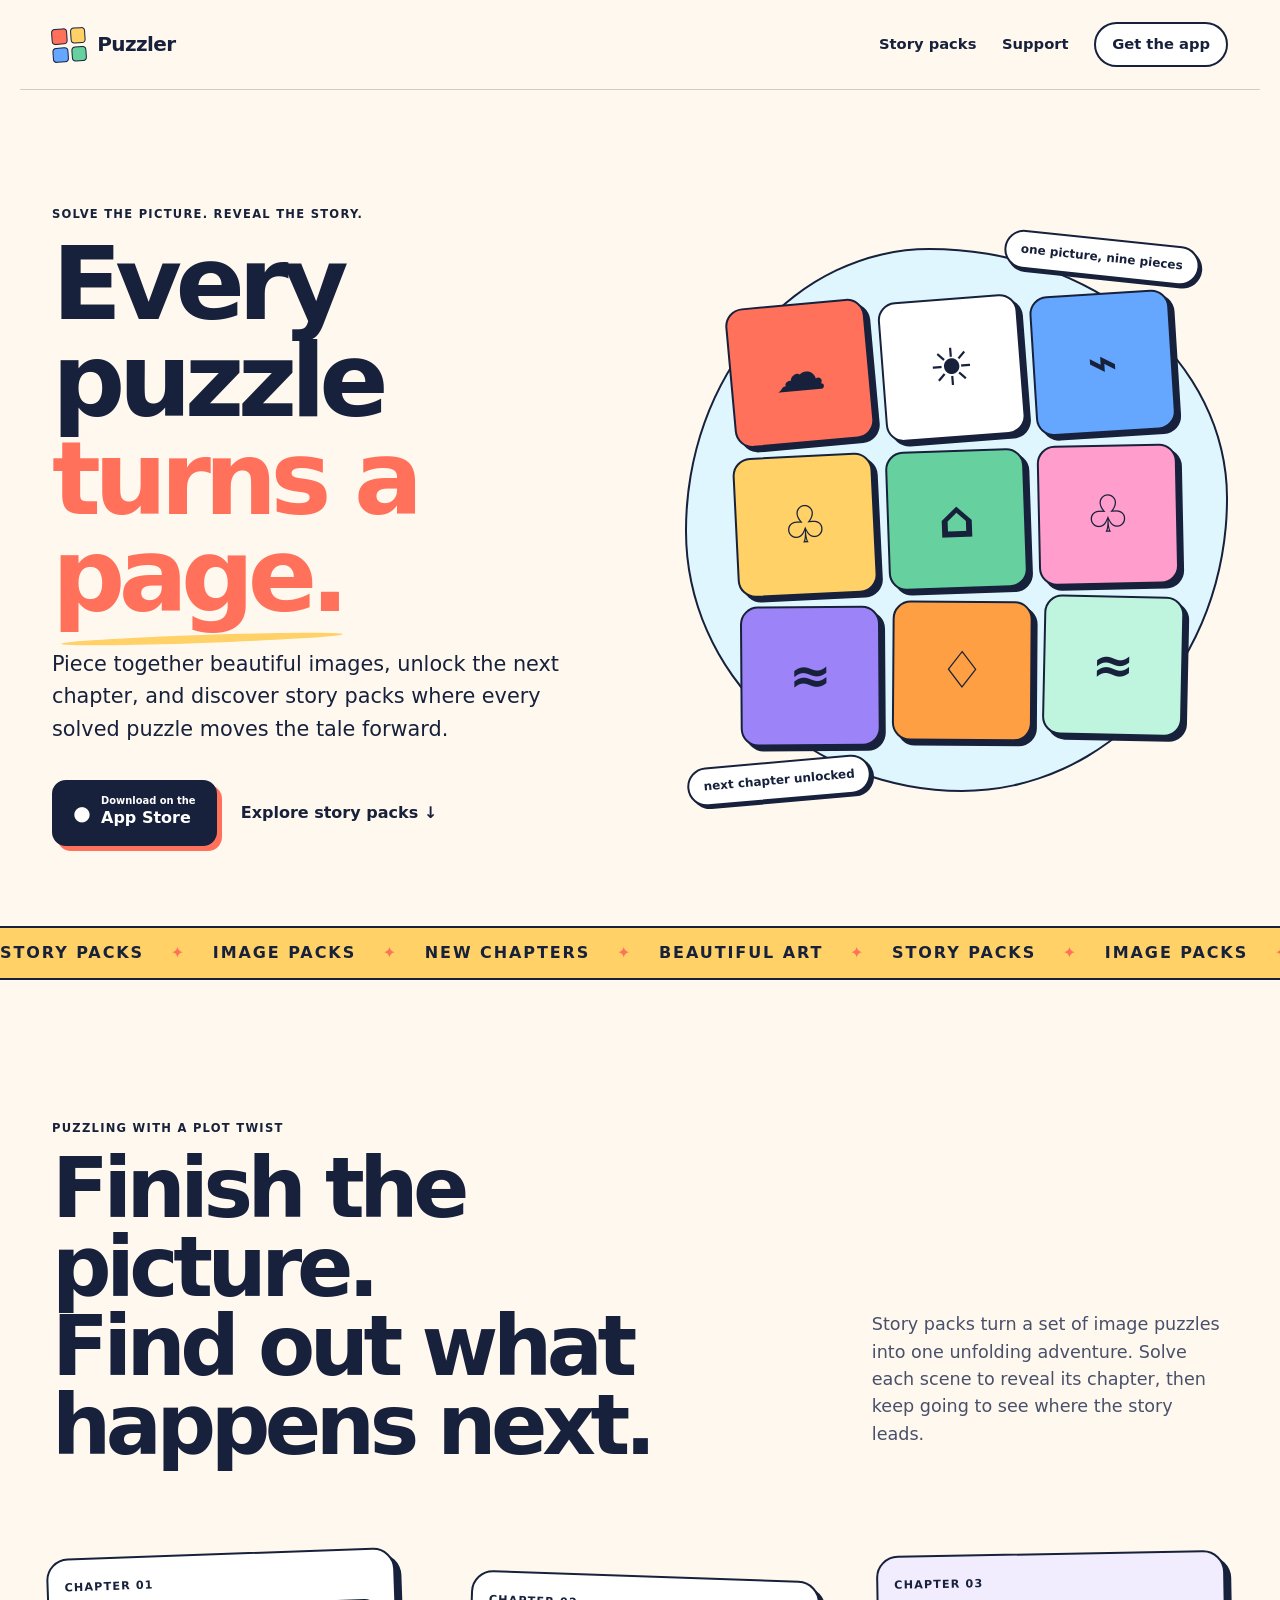
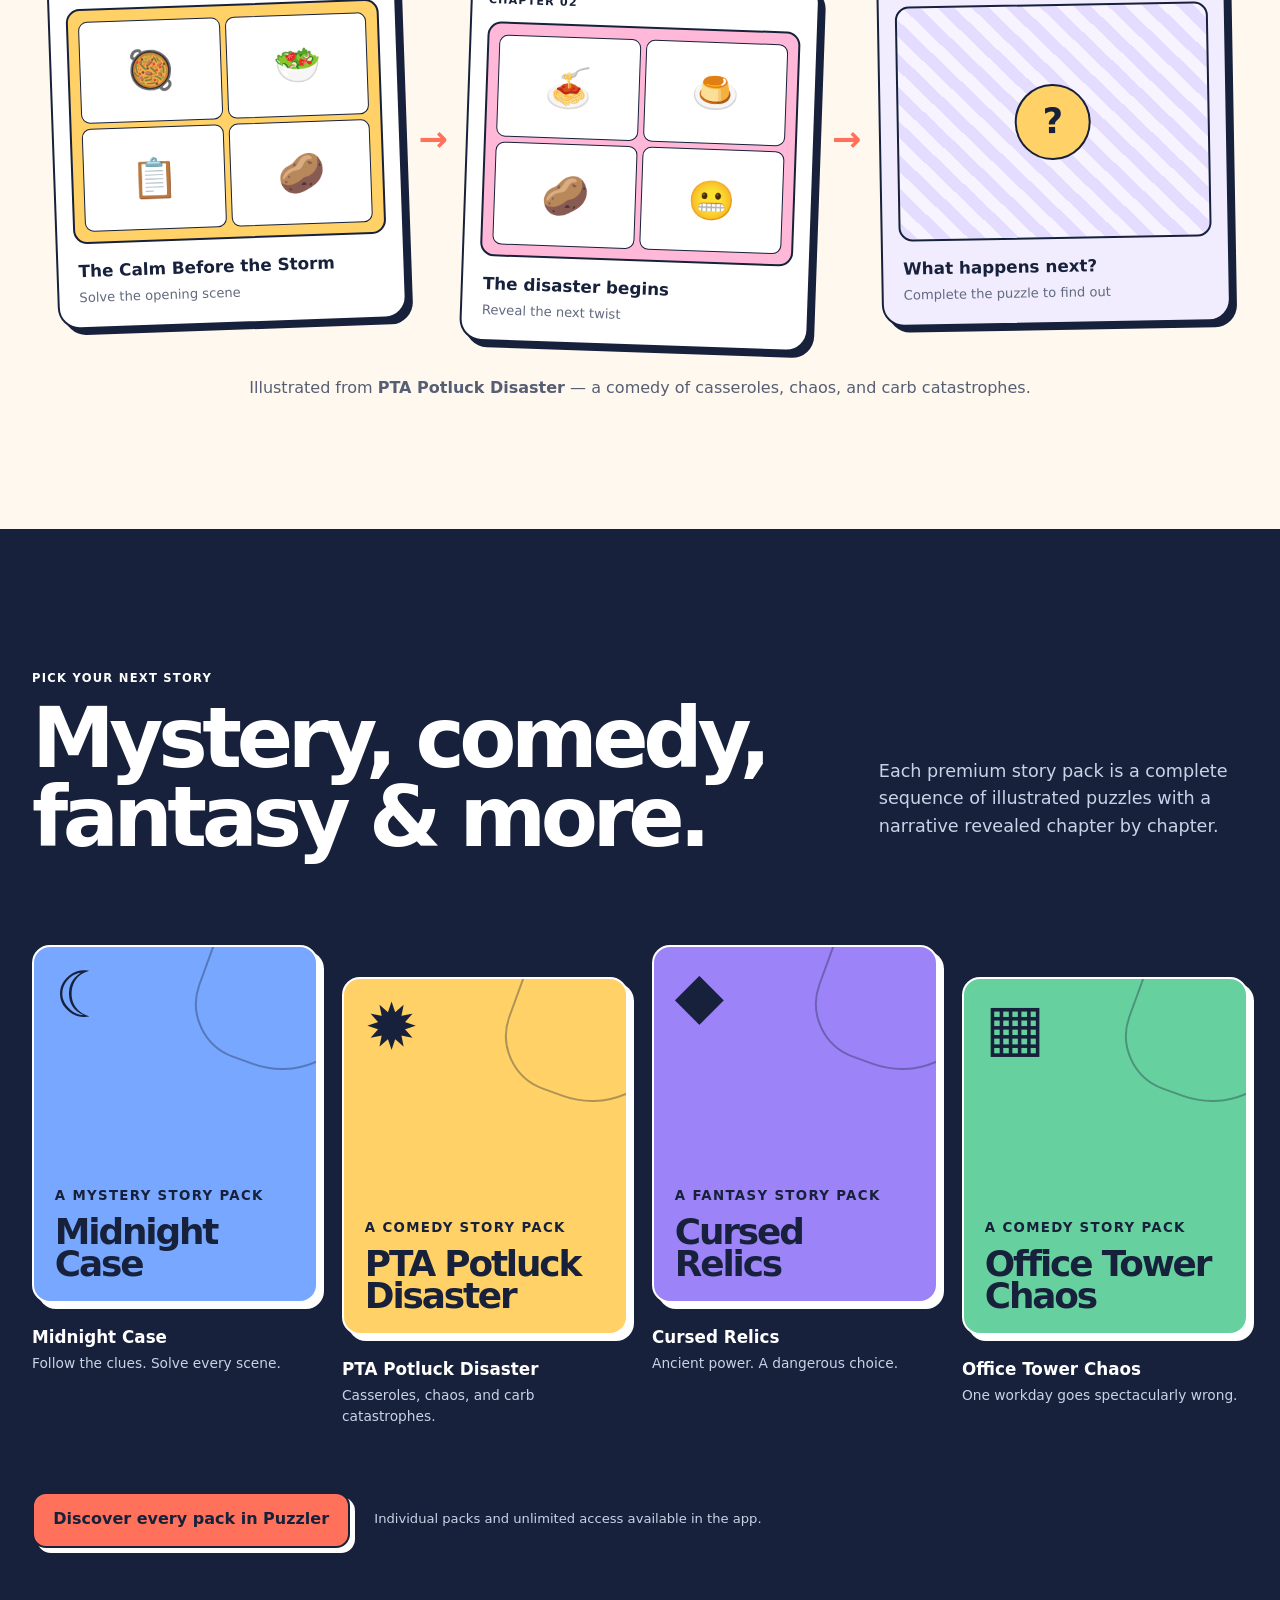
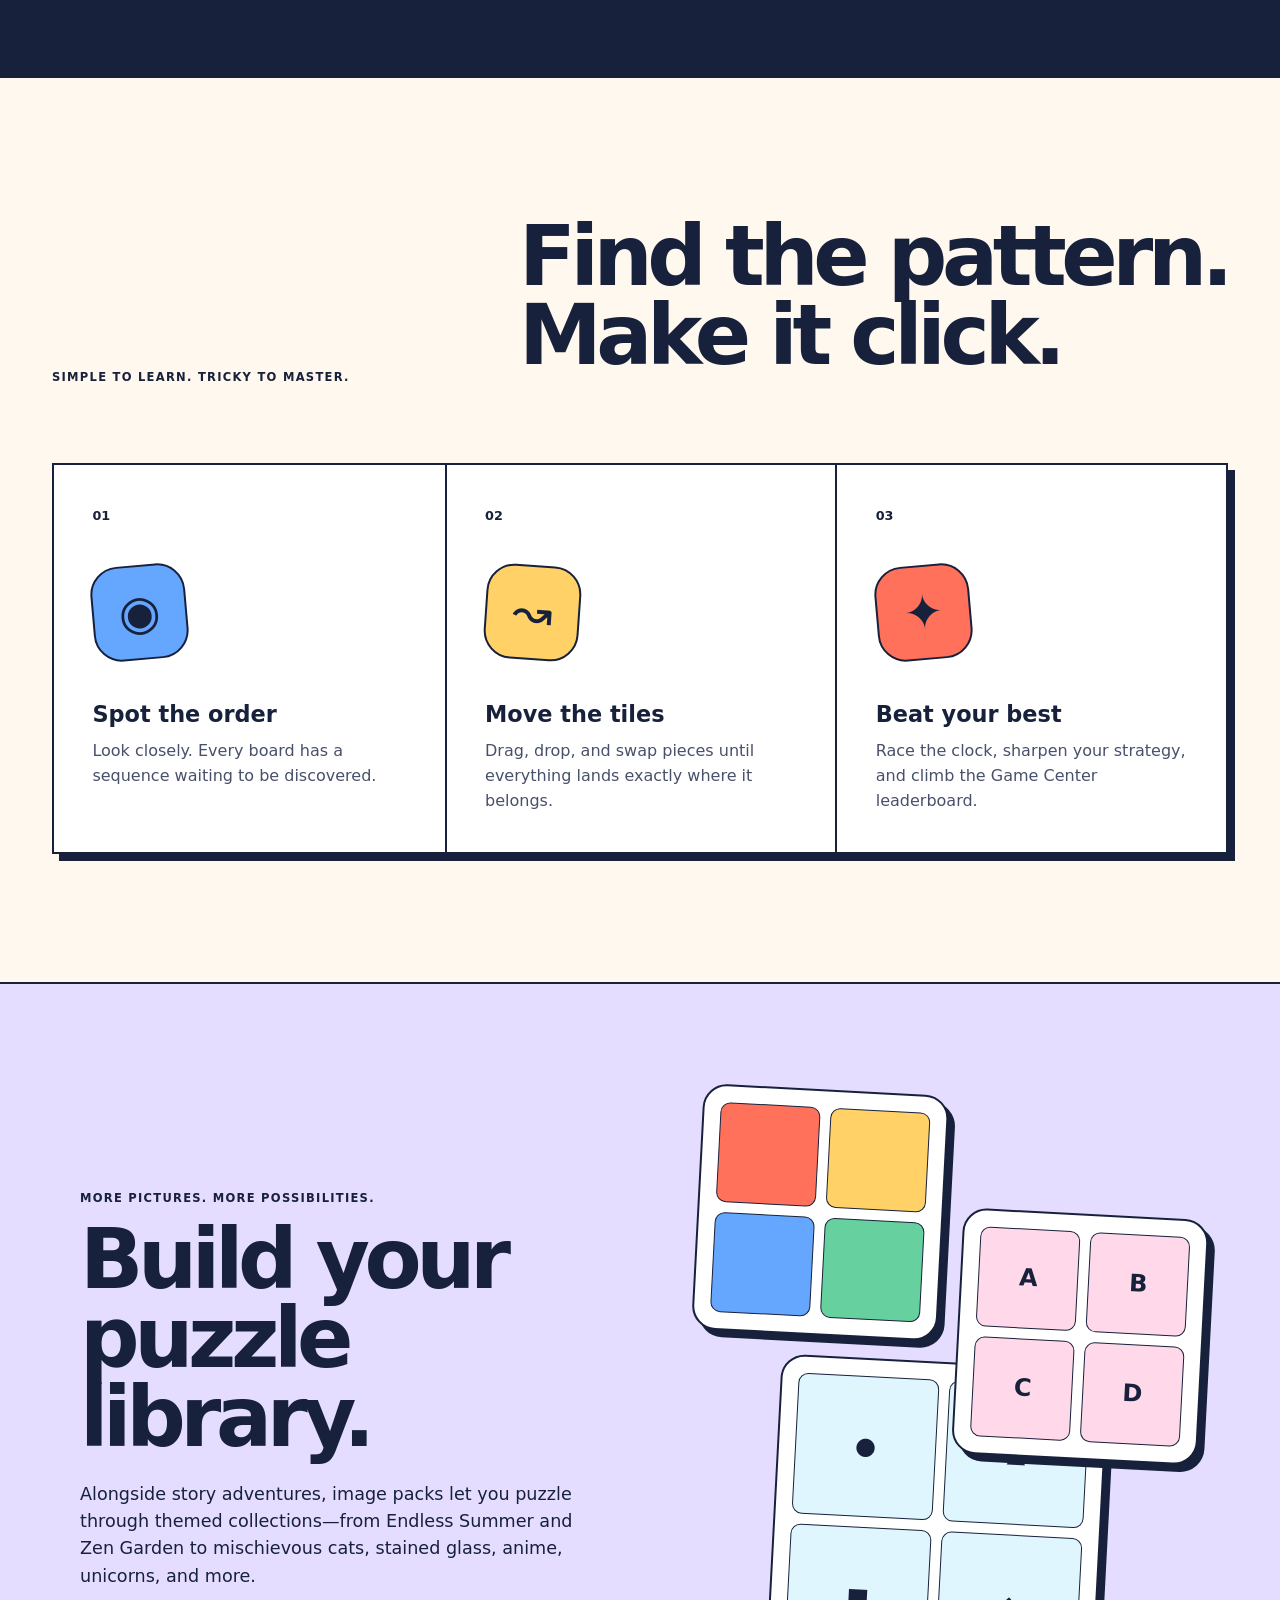
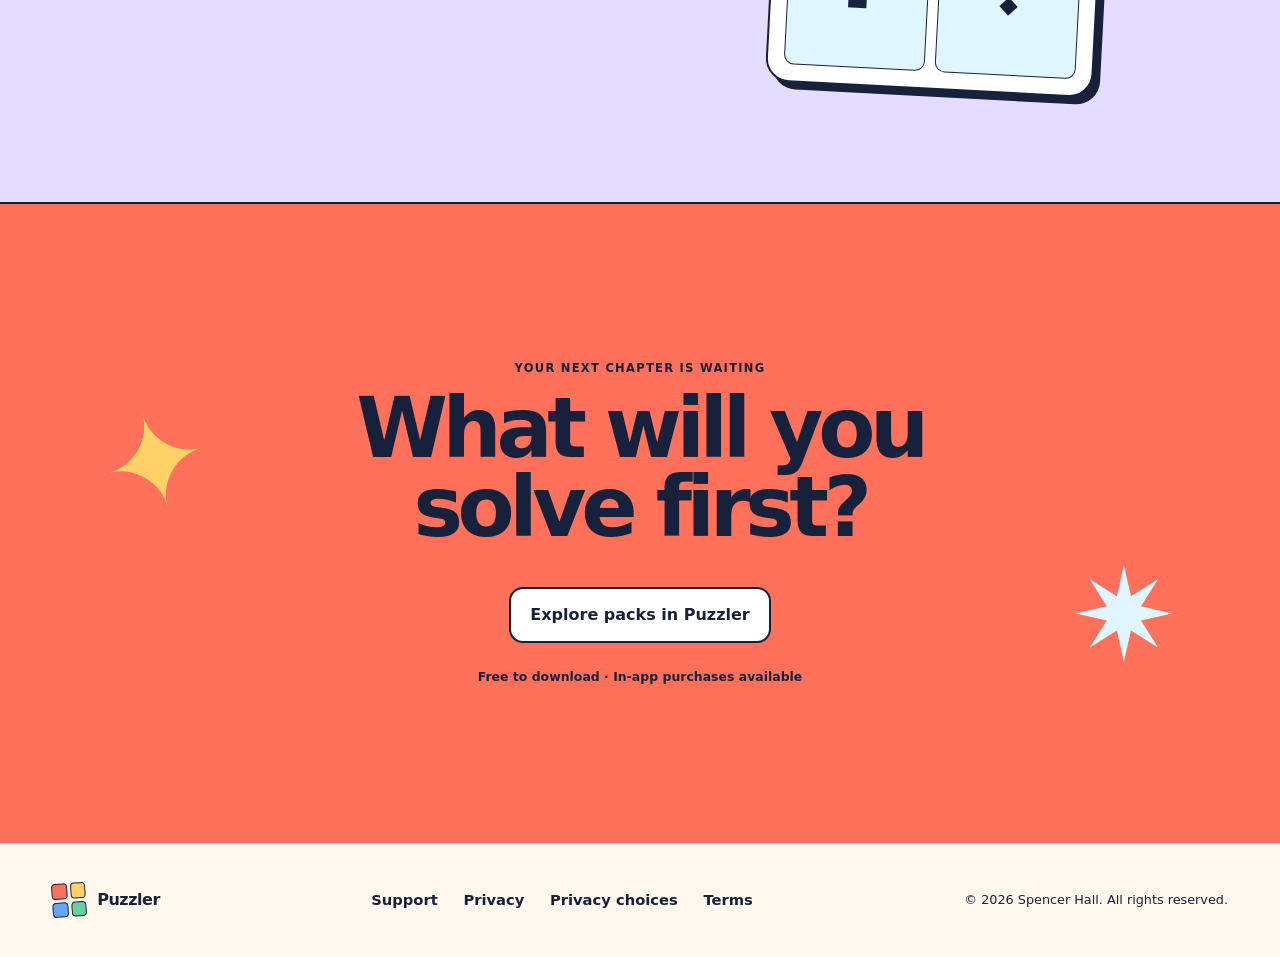
<file: index.html>
<!doctype html>
<html lang="en">
<head>
    <meta charset="utf-8">
    <meta name="viewport" content="width=device-width, initial-scale=1">
    <meta name="description" content="Puzzler is a colorful tile-sorting puzzle game for iPhone and iPad.">
    <meta name="theme-color" content="#fff8ee">
    <title>Puzzler — Sort and Match Tiles</title>
    <link rel="stylesheet" href="styles.css?v=20261027-2">
    <script src="script.js?v=20261027-2" defer></script>
</head>
<body>
    <a class="skip-link" href="#main">Skip to content</a>
    <header class="site-header">
        <a class="brand" href="index.html" aria-label="Puzzler home">
            <span class="brand-mark" aria-hidden="true"><i></i><i></i><i></i><i></i></span>
            <span>Puzzler</span>
        </a>
        <nav aria-label="Primary navigation">
            <a href="#story-packs">Story packs</a>
            <a href="support.html">Support</a>
            <a class="nav-cta" href="https://apps.apple.com/us/app/puzzler-sort-and-match-tiles/id6749650992">Get the app</a>
        </nav>
    </header>

    <main id="main">
        <section class="hero">
            <div class="hero-copy reveal">
                <p class="eyebrow">Solve the picture. Reveal the story.</p>
                <h1>Every puzzle<br><em>turns a page.</em></h1>
                <p class="hero-text">Piece together beautiful images, unlock the next chapter, and discover story packs where every solved puzzle moves the tale forward.</p>
                <div class="hero-actions">
                    <a class="button button-primary" href="https://apps.apple.com/us/app/puzzler-sort-and-match-tiles/id6749650992">
                        <span class="apple" aria-hidden="true">●</span>
                        <span><small>Download on the</small>App Store</span>
                    </a>
                    <a class="text-link" href="#story-packs">Explore story packs <span aria-hidden="true">↓</span></a>
                </div>
            </div>

            <div class="puzzle-stage image-puzzle-stage reveal" aria-label="An animated example of an image puzzle being sorted into order">
                <div class="stage-note note-top">one picture, nine pieces</div>
                <div class="tile-grid" aria-hidden="true">
                    <div class="tile tile-coral" style="--i: 0">☁</div>
                    <div class="tile tile-cream" style="--i: 1">☀</div>
                    <div class="tile tile-blue" style="--i: 2">⌁</div>
                    <div class="tile tile-yellow" style="--i: 3">♧</div>
                    <div class="tile tile-green" style="--i: 4">⌂</div>
                    <div class="tile tile-pink" style="--i: 5">♧</div>
                    <div class="tile tile-violet" style="--i: 6">≈</div>
                    <div class="tile tile-orange" style="--i: 7">♢</div>
                    <div class="tile tile-mint" style="--i: 8">≈</div>
                </div>
                <div class="stage-note note-bottom">next chapter unlocked</div>
            </div>
        </section>

        <section class="ticker" aria-label="Game highlights">
            <div>STORY PACKS <b>✦</b> IMAGE PACKS <b>✦</b> NEW CHAPTERS <b>✦</b> BEAUTIFUL ART <b>✦</b> STORY PACKS <b>✦</b> IMAGE PACKS <b>✦</b></div>
        </section>

        <section class="story-feature" id="story-packs">
            <div class="story-heading reveal">
                <div>
                    <p class="eyebrow">Puzzling with a plot twist</p>
                    <h2>Finish the picture.<br>Find out what happens next.</h2>
                </div>
                <p>Story packs turn a set of image puzzles into one unfolding adventure. Solve each scene to reveal its chapter, then keep going to see where the story leads.</p>
            </div>
            <div class="story-demo reveal" aria-label="Illustration showing three chapters of a story pack">
                <article class="chapter chapter-one">
                    <span class="chapter-count">Chapter 01</span>
                    <div class="chapter-art cafeteria-art" aria-hidden="true"><i>🥘</i><i>🥗</i><i>📋</i><i>🥔</i></div>
                    <div class="chapter-copy"><strong>The Calm Before the Storm</strong><span>Solve the opening scene</span></div>
                </article>
                <span class="story-arrow" aria-hidden="true">→</span>
                <article class="chapter chapter-two">
                    <span class="chapter-count">Chapter 02</span>
                    <div class="chapter-art jello-art" aria-hidden="true"><i>🍝</i><i>🍮</i><i>🥔</i><i>😬</i></div>
                    <div class="chapter-copy"><strong>The disaster begins</strong><span>Reveal the next twist</span></div>
                </article>
                <span class="story-arrow" aria-hidden="true">→</span>
                <article class="chapter chapter-three locked-chapter">
                    <span class="chapter-count">Chapter 03</span>
                    <div class="chapter-art" aria-hidden="true"><span class="lock">?</span></div>
                    <div class="chapter-copy"><strong>What happens next?</strong><span>Complete the puzzle to find out</span></div>
                </article>
            </div>
            <p class="demo-caption reveal">Illustrated from <strong>PTA Potluck Disaster</strong> — a comedy of casseroles, chaos, and carb catastrophes.</p>
        </section>

        <section class="pack-shelf">
            <div class="pack-shelf-heading reveal">
                <div><p class="eyebrow">Pick your next story</p><h2>Mystery, comedy,<br>fantasy &amp; more.</h2></div>
                <p>Each premium story pack is a complete sequence of illustrated puzzles with a narrative revealed chapter by chapter.</p>
            </div>
            <div class="pack-grid">
                <article class="pack-card pack-midnight reveal"><div class="pack-cover"><span class="cover-symbol">☾</span><small>A mystery story pack</small><strong>Midnight<br>Case</strong></div><h3>Midnight Case</h3><p>Follow the clues. Solve every scene.</p></article>
                <article class="pack-card pack-potluck reveal"><div class="pack-cover"><span class="cover-symbol">✹</span><small>A comedy story pack</small><strong>PTA Potluck<br>Disaster</strong></div><h3>PTA Potluck Disaster</h3><p>Casseroles, chaos, and carb catastrophes.</p></article>
                <article class="pack-card pack-relics reveal"><div class="pack-cover"><span class="cover-symbol">◆</span><small>A fantasy story pack</small><strong>Cursed<br>Relics</strong></div><h3>Cursed Relics</h3><p>Ancient power. A dangerous choice.</p></article>
                <article class="pack-card pack-office reveal"><div class="pack-cover"><span class="cover-symbol">▦</span><small>A comedy story pack</small><strong>Office Tower<br>Chaos</strong></div><h3>Office Tower Chaos</h3><p>One workday goes spectacularly wrong.</p></article>
            </div>
            <div class="pack-cta reveal"><a class="button button-primary" href="https://apps.apple.com/us/app/puzzler-sort-and-match-tiles/id6749650992">Discover every pack in Puzzler</a><span>Individual packs and unlimited access available in the app.</span></div>
        </section>

        <section class="how" id="how-it-works">
            <div class="section-heading reveal">
                <p class="eyebrow">Simple to learn. Tricky to master.</p>
                <h2>Find the pattern.<br>Make it click.</h2>
            </div>
            <div class="steps">
                <article class="step reveal">
                    <span class="step-number">01</span>
                    <div class="step-icon icon-eye" aria-hidden="true">◉</div>
                    <h3>Spot the order</h3>
                    <p>Look closely. Every board has a sequence waiting to be discovered.</p>
                </article>
                <article class="step reveal">
                    <span class="step-number">02</span>
                    <div class="step-icon icon-hand" aria-hidden="true">↝</div>
                    <h3>Move the tiles</h3>
                    <p>Drag, drop, and swap pieces until everything lands exactly where it belongs.</p>
                </article>
                <article class="step reveal">
                    <span class="step-number">03</span>
                    <div class="step-icon icon-spark" aria-hidden="true">✦</div>
                    <h3>Beat your best</h3>
                    <p>Race the clock, sharpen your strategy, and climb the Game Center leaderboard.</p>
                </article>
            </div>
        </section>

        <section class="variety">
            <div class="variety-card reveal">
                <div>
                    <p class="eyebrow">More pictures. More possibilities.</p>
                    <h2>Build your<br>puzzle library.</h2>
                    <p>Alongside story adventures, image packs let you puzzle through themed collections—from Endless Summer and Zen Garden to mischievous cats, stained glass, anime, unicorns, and more.</p>
                </div>
                <div class="mini-puzzles" aria-hidden="true">
                    <div class="mini mini-colors"><i></i><i></i><i></i><i></i></div>
                    <div class="mini mini-letters"><i>A</i><i>B</i><i>C</i><i>D</i></div>
                    <div class="mini mini-shapes"><i>●</i><i>▲</i><i>■</i><i>◆</i></div>
                </div>
            </div>
        </section>

        <section class="final-cta reveal">
            <span class="burst burst-one" aria-hidden="true">✦</span>
            <span class="burst burst-two" aria-hidden="true">✷</span>
            <p class="eyebrow">Your next chapter is waiting</p>
            <h2>What will you<br>solve first?</h2>
            <a class="button button-light" href="https://apps.apple.com/us/app/puzzler-sort-and-match-tiles/id6749650992">Explore packs in Puzzler</a>
            <p class="fine-print">Free to download · In-app purchases available</p>
        </section>
    </main>

    <footer>
        <a class="brand footer-brand" href="index.html"><span class="brand-mark" aria-hidden="true"><i></i><i></i><i></i><i></i></span><span>Puzzler</span></a>
        <div class="footer-links">
            <a href="support.html">Support</a>
            <a href="privacy.html">Privacy</a>
            <a href="privacy-choices.html">Privacy choices</a>
            <a href="terms.html">Terms</a>
        </div>
        <p>© 2026 Spencer Hall. All rights reserved.</p>
    </footer>
</body>
</html>
</file>
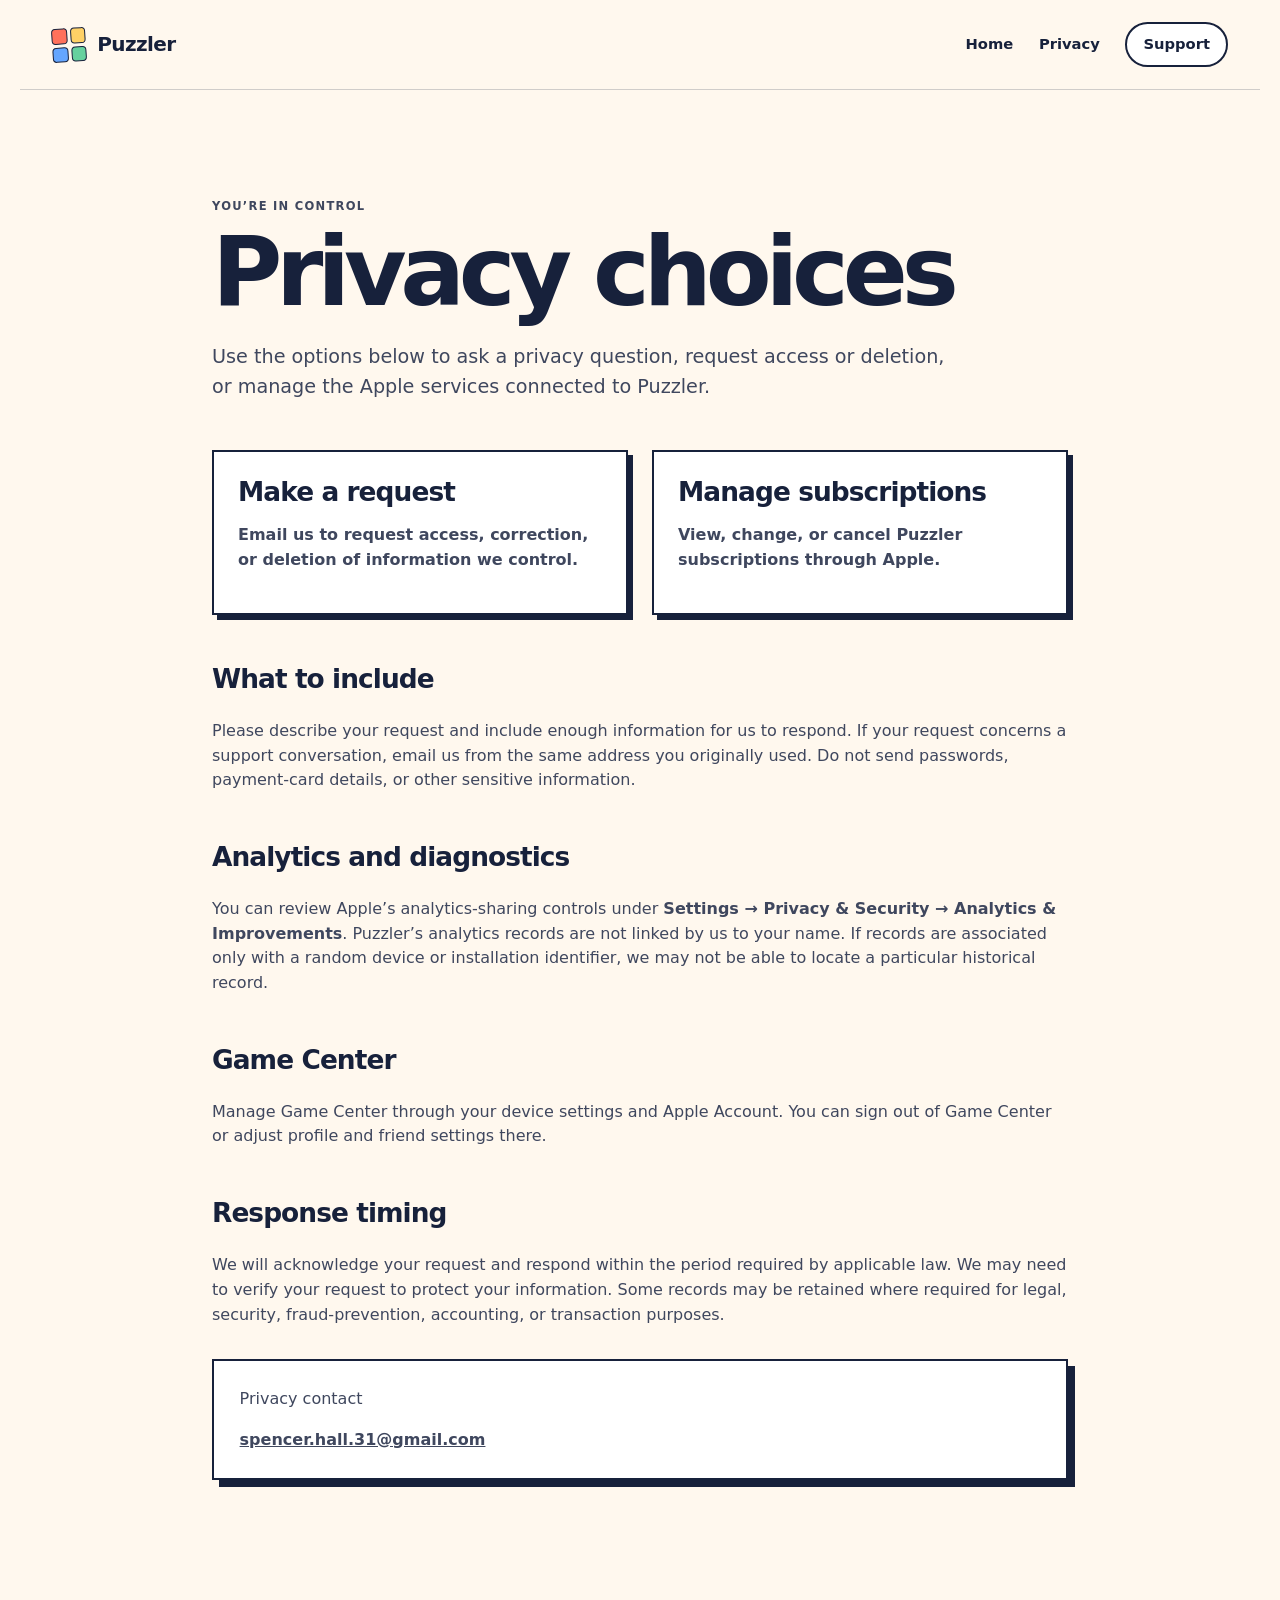
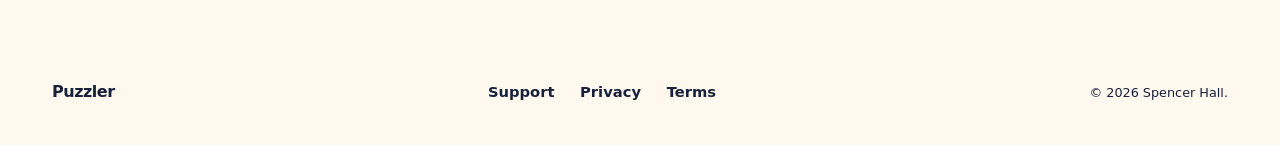
<file: privacy-choices.html>
<!doctype html><html lang="en"><head><meta charset="utf-8"><meta name="viewport" content="width=device-width, initial-scale=1"><meta name="description" content="Manage your Puzzler privacy choices."><title>Privacy Choices — Puzzler</title><link rel="stylesheet" href="styles.css?v=20261027-2"></head><body>
<a class="skip-link" href="#main">Skip to content</a><header class="site-header"><a class="brand" href="index.html"><span class="brand-mark" aria-hidden="true"><i></i><i></i><i></i><i></i></span><span>Puzzler</span></a><nav><a href="index.html">Home</a><a href="privacy.html">Privacy</a><a class="nav-cta" href="support.html">Support</a></nav></header>
<main class="legal-main" id="main"><p class="eyebrow">You’re in control</p><h1>Privacy choices</h1><p class="legal-intro">Use the options below to ask a privacy question, request access or deletion, or manage the Apple services connected to Puzzler.</p>
<div class="support-grid"><a class="support-card" href="mailto:spencer.hall.31@gmail.com?subject=Puzzler%20privacy%20request&amp;body=Please%20describe%20your%20request%20and%20include%20the%20app%20version%20and%20device%20type%20if%20relevant."><h2>Make a request</h2><p>Email us to request access, correction, or deletion of information we control.</p></a><a class="support-card" href="https://support.apple.com/en-us/118428"><h2>Manage subscriptions</h2><p>View, change, or cancel Puzzler subscriptions through Apple.</p></a></div>
<h2>What to include</h2><p>Please describe your request and include enough information for us to respond. If your request concerns a support conversation, email us from the same address you originally used. Do not send passwords, payment-card details, or other sensitive information.</p>
<h2>Analytics and diagnostics</h2><p>You can review Apple’s analytics-sharing controls under <strong>Settings → Privacy &amp; Security → Analytics &amp; Improvements</strong>. Puzzler’s analytics records are not linked by us to your name. If records are associated only with a random device or installation identifier, we may not be able to locate a particular historical record.</p>
<h2>Game Center</h2><p>Manage Game Center through your device settings and Apple Account. You can sign out of Game Center or adjust profile and friend settings there.</p>
<h2>Response timing</h2><p>We will acknowledge your request and respond within the period required by applicable law. We may need to verify your request to protect your information. Some records may be retained where required for legal, security, fraud-prevention, accounting, or transaction purposes.</p>
<div class="info-card"><p>Privacy contact</p><p><a href="mailto:spencer.hall.31@gmail.com?subject=Puzzler%20privacy%20request">spencer.hall.31@gmail.com</a></p></div></main>
<footer><a class="brand footer-brand" href="index.html">Puzzler</a><div class="footer-links"><a href="support.html">Support</a><a href="privacy.html">Privacy</a><a href="terms.html">Terms</a></div><p>© 2026 Spencer Hall.</p></footer></body></html>
</file>
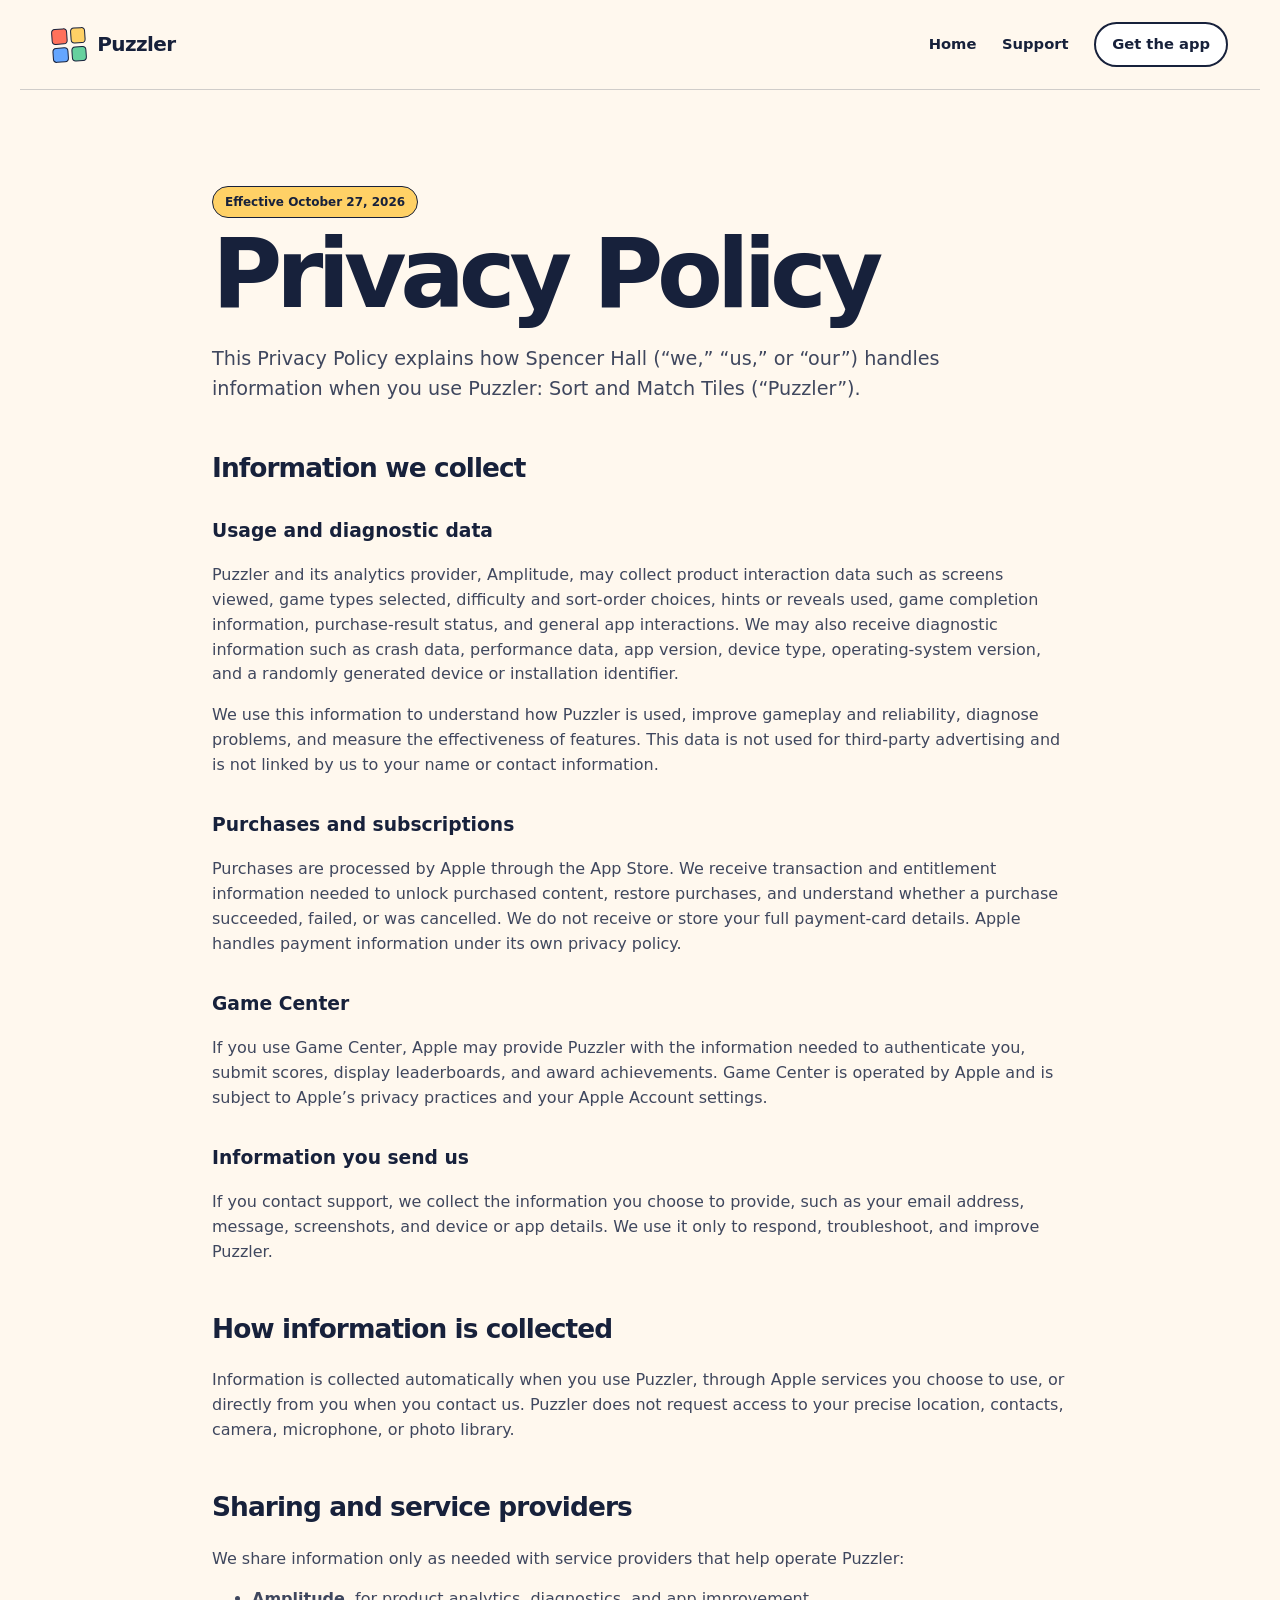
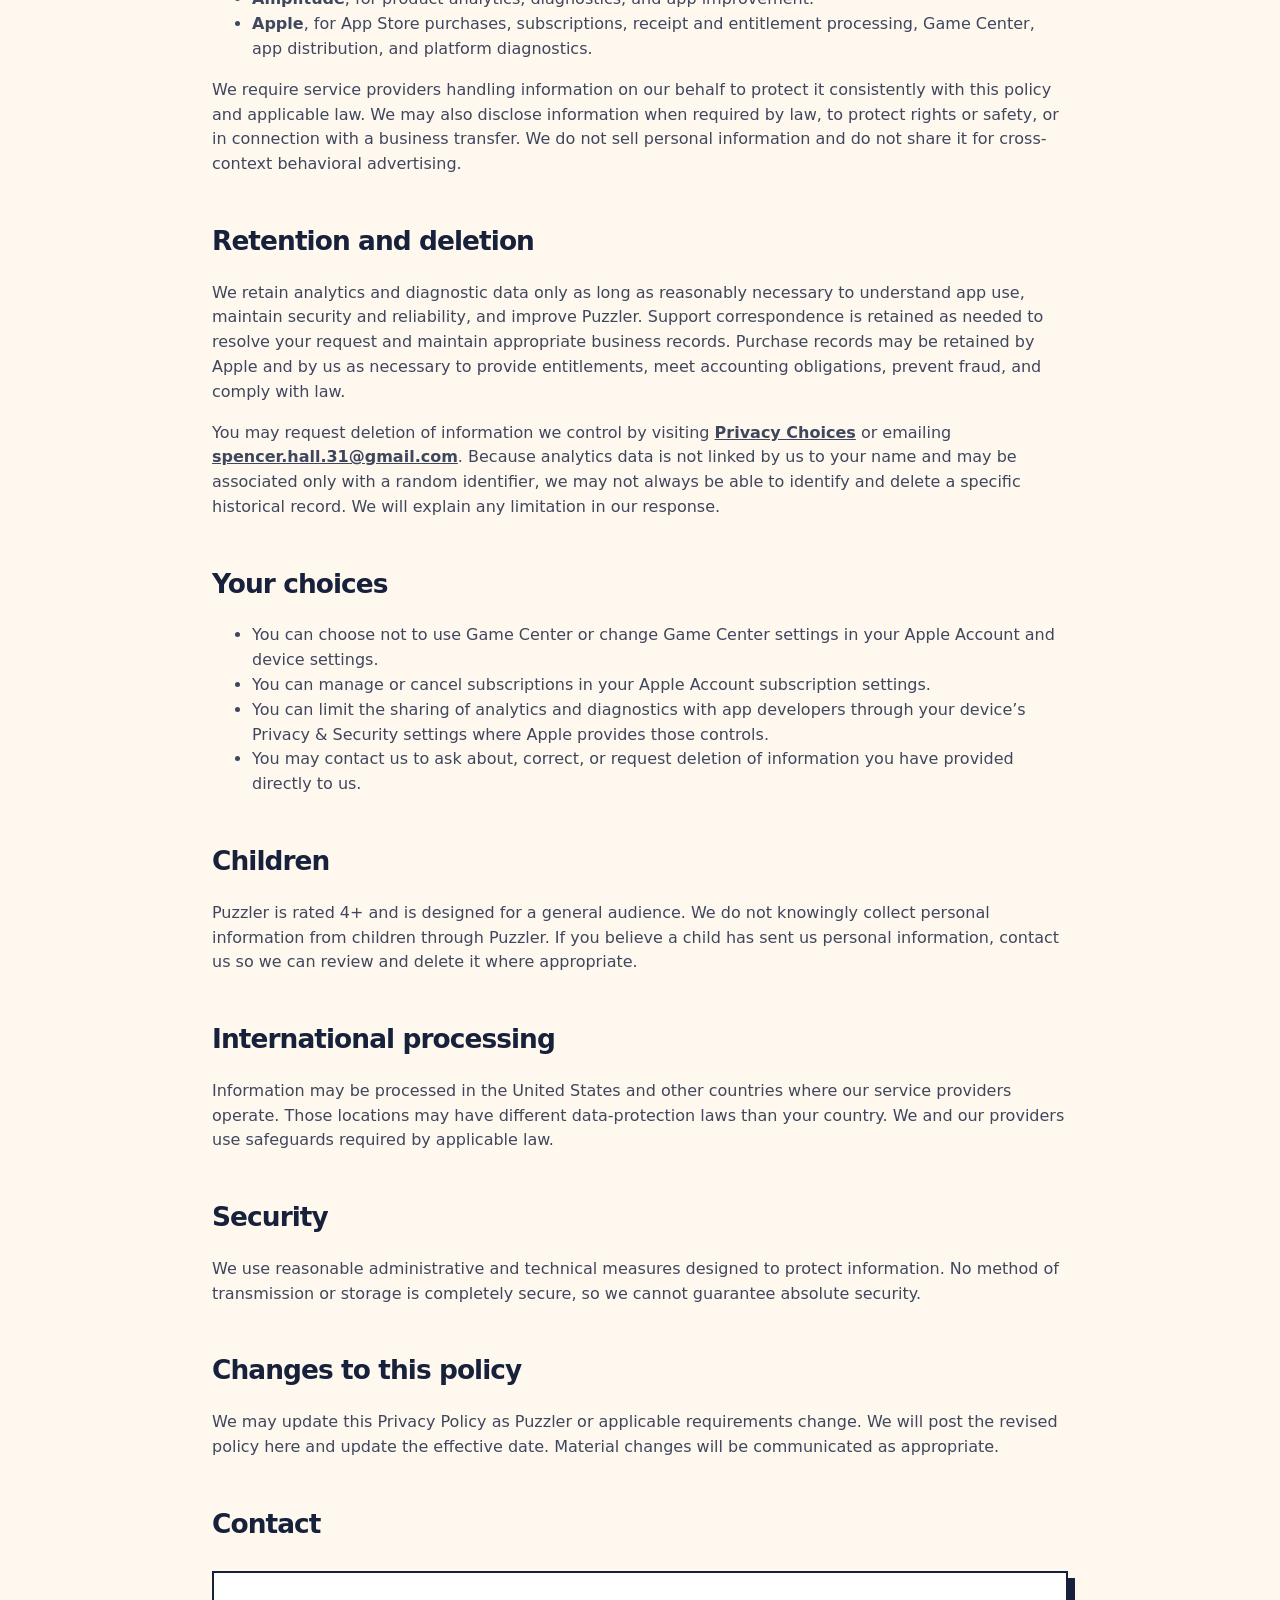
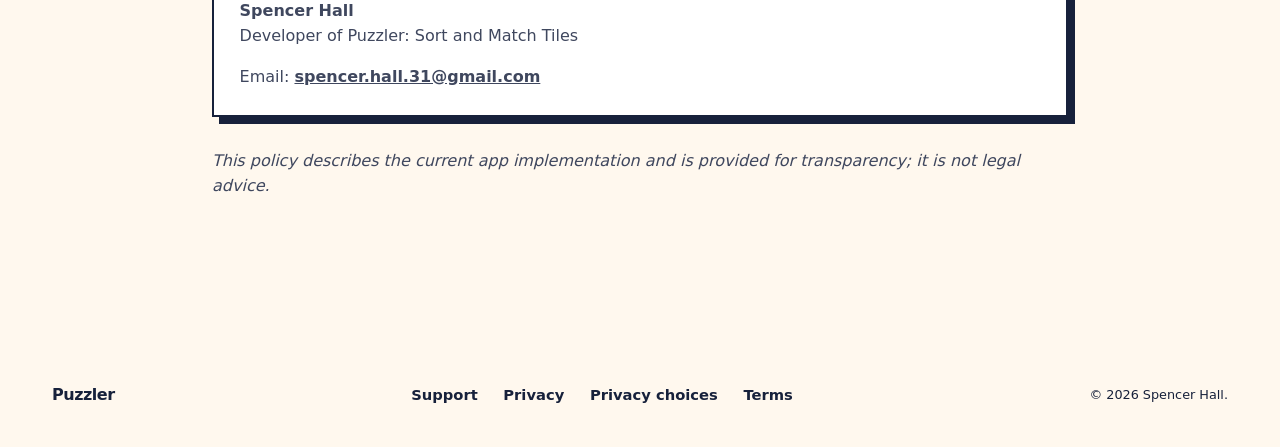
<file: privacy.html>
<!doctype html>
<html lang="en">
<head><meta charset="utf-8"><meta name="viewport" content="width=device-width, initial-scale=1"><meta name="description" content="Privacy Policy for Puzzler: Sort and Match Tiles."><title>Privacy Policy — Puzzler</title><link rel="stylesheet" href="styles.css?v=20261027-2"></head>
<body>
<a class="skip-link" href="#main">Skip to content</a>
<header class="site-header"><a class="brand" href="index.html"><span class="brand-mark" aria-hidden="true"><i></i><i></i><i></i><i></i></span><span>Puzzler</span></a><nav aria-label="Primary navigation"><a href="index.html">Home</a><a href="support.html">Support</a><a class="nav-cta" href="https://apps.apple.com/us/app/puzzler-sort-and-match-tiles/id6749650992">Get the app</a></nav></header>
<main class="legal-main" id="main">
    <span class="updated">Effective October 27, 2026</span>
    <h1>Privacy Policy</h1>
    <p class="legal-intro">This Privacy Policy explains how Spencer Hall (“we,” “us,” or “our”) handles information when you use Puzzler: Sort and Match Tiles (“Puzzler”).</p>

    <h2>Information we collect</h2>
    <h3>Usage and diagnostic data</h3>
    <p>Puzzler and its analytics provider, Amplitude, may collect product interaction data such as screens viewed, game types selected, difficulty and sort-order choices, hints or reveals used, game completion information, purchase-result status, and general app interactions. We may also receive diagnostic information such as crash data, performance data, app version, device type, operating-system version, and a randomly generated device or installation identifier.</p>
    <p>We use this information to understand how Puzzler is used, improve gameplay and reliability, diagnose problems, and measure the effectiveness of features. This data is not used for third-party advertising and is not linked by us to your name or contact information.</p>

    <h3>Purchases and subscriptions</h3>
    <p>Purchases are processed by Apple through the App Store. We receive transaction and entitlement information needed to unlock purchased content, restore purchases, and understand whether a purchase succeeded, failed, or was cancelled. We do not receive or store your full payment-card details. Apple handles payment information under its own privacy policy.</p>

    <h3>Game Center</h3>
    <p>If you use Game Center, Apple may provide Puzzler with the information needed to authenticate you, submit scores, display leaderboards, and award achievements. Game Center is operated by Apple and is subject to Apple’s privacy practices and your Apple Account settings.</p>

    <h3>Information you send us</h3>
    <p>If you contact support, we collect the information you choose to provide, such as your email address, message, screenshots, and device or app details. We use it only to respond, troubleshoot, and improve Puzzler.</p>

    <h2>How information is collected</h2>
    <p>Information is collected automatically when you use Puzzler, through Apple services you choose to use, or directly from you when you contact us. Puzzler does not request access to your precise location, contacts, camera, microphone, or photo library.</p>

    <h2>Sharing and service providers</h2>
    <p>We share information only as needed with service providers that help operate Puzzler:</p>
    <ul>
        <li><strong>Amplitude</strong>, for product analytics, diagnostics, and app improvement.</li>
        <li><strong>Apple</strong>, for App Store purchases, subscriptions, receipt and entitlement processing, Game Center, app distribution, and platform diagnostics.</li>
    </ul>
    <p>We require service providers handling information on our behalf to protect it consistently with this policy and applicable law. We may also disclose information when required by law, to protect rights or safety, or in connection with a business transfer. We do not sell personal information and do not share it for cross-context behavioral advertising.</p>

    <h2>Retention and deletion</h2>
    <p>We retain analytics and diagnostic data only as long as reasonably necessary to understand app use, maintain security and reliability, and improve Puzzler. Support correspondence is retained as needed to resolve your request and maintain appropriate business records. Purchase records may be retained by Apple and by us as necessary to provide entitlements, meet accounting obligations, prevent fraud, and comply with law.</p>
    <p>You may request deletion of information we control by visiting <a href="privacy-choices.html">Privacy Choices</a> or emailing <a href="mailto:spencer.hall.31@gmail.com?subject=Puzzler%20privacy%20request">spencer.hall.31@gmail.com</a>. Because analytics data is not linked by us to your name and may be associated only with a random identifier, we may not always be able to identify and delete a specific historical record. We will explain any limitation in our response.</p>

    <h2>Your choices</h2>
    <ul>
        <li>You can choose not to use Game Center or change Game Center settings in your Apple Account and device settings.</li>
        <li>You can manage or cancel subscriptions in your Apple Account subscription settings.</li>
        <li>You can limit the sharing of analytics and diagnostics with app developers through your device’s Privacy &amp; Security settings where Apple provides those controls.</li>
        <li>You may contact us to ask about, correct, or request deletion of information you have provided directly to us.</li>
    </ul>

    <h2>Children</h2>
    <p>Puzzler is rated 4+ and is designed for a general audience. We do not knowingly collect personal information from children through Puzzler. If you believe a child has sent us personal information, contact us so we can review and delete it where appropriate.</p>

    <h2>International processing</h2>
    <p>Information may be processed in the United States and other countries where our service providers operate. Those locations may have different data-protection laws than your country. We and our providers use safeguards required by applicable law.</p>

    <h2>Security</h2>
    <p>We use reasonable administrative and technical measures designed to protect information. No method of transmission or storage is completely secure, so we cannot guarantee absolute security.</p>

    <h2>Changes to this policy</h2>
    <p>We may update this Privacy Policy as Puzzler or applicable requirements change. We will post the revised policy here and update the effective date. Material changes will be communicated as appropriate.</p>

    <h2>Contact</h2>
    <div class="info-card"><p><strong>Spencer Hall</strong><br>Developer of Puzzler: Sort and Match Tiles</p><p>Email: <a href="mailto:spencer.hall.31@gmail.com">spencer.hall.31@gmail.com</a></p></div>
    <p><em>This policy describes the current app implementation and is provided for transparency; it is not legal advice.</em></p>
</main>
<footer><a class="brand footer-brand" href="index.html">Puzzler</a><div class="footer-links"><a href="support.html">Support</a><a href="privacy.html">Privacy</a><a href="privacy-choices.html">Privacy choices</a><a href="terms.html">Terms</a></div><p>© 2026 Spencer Hall.</p></footer>
</body></html>
</file>
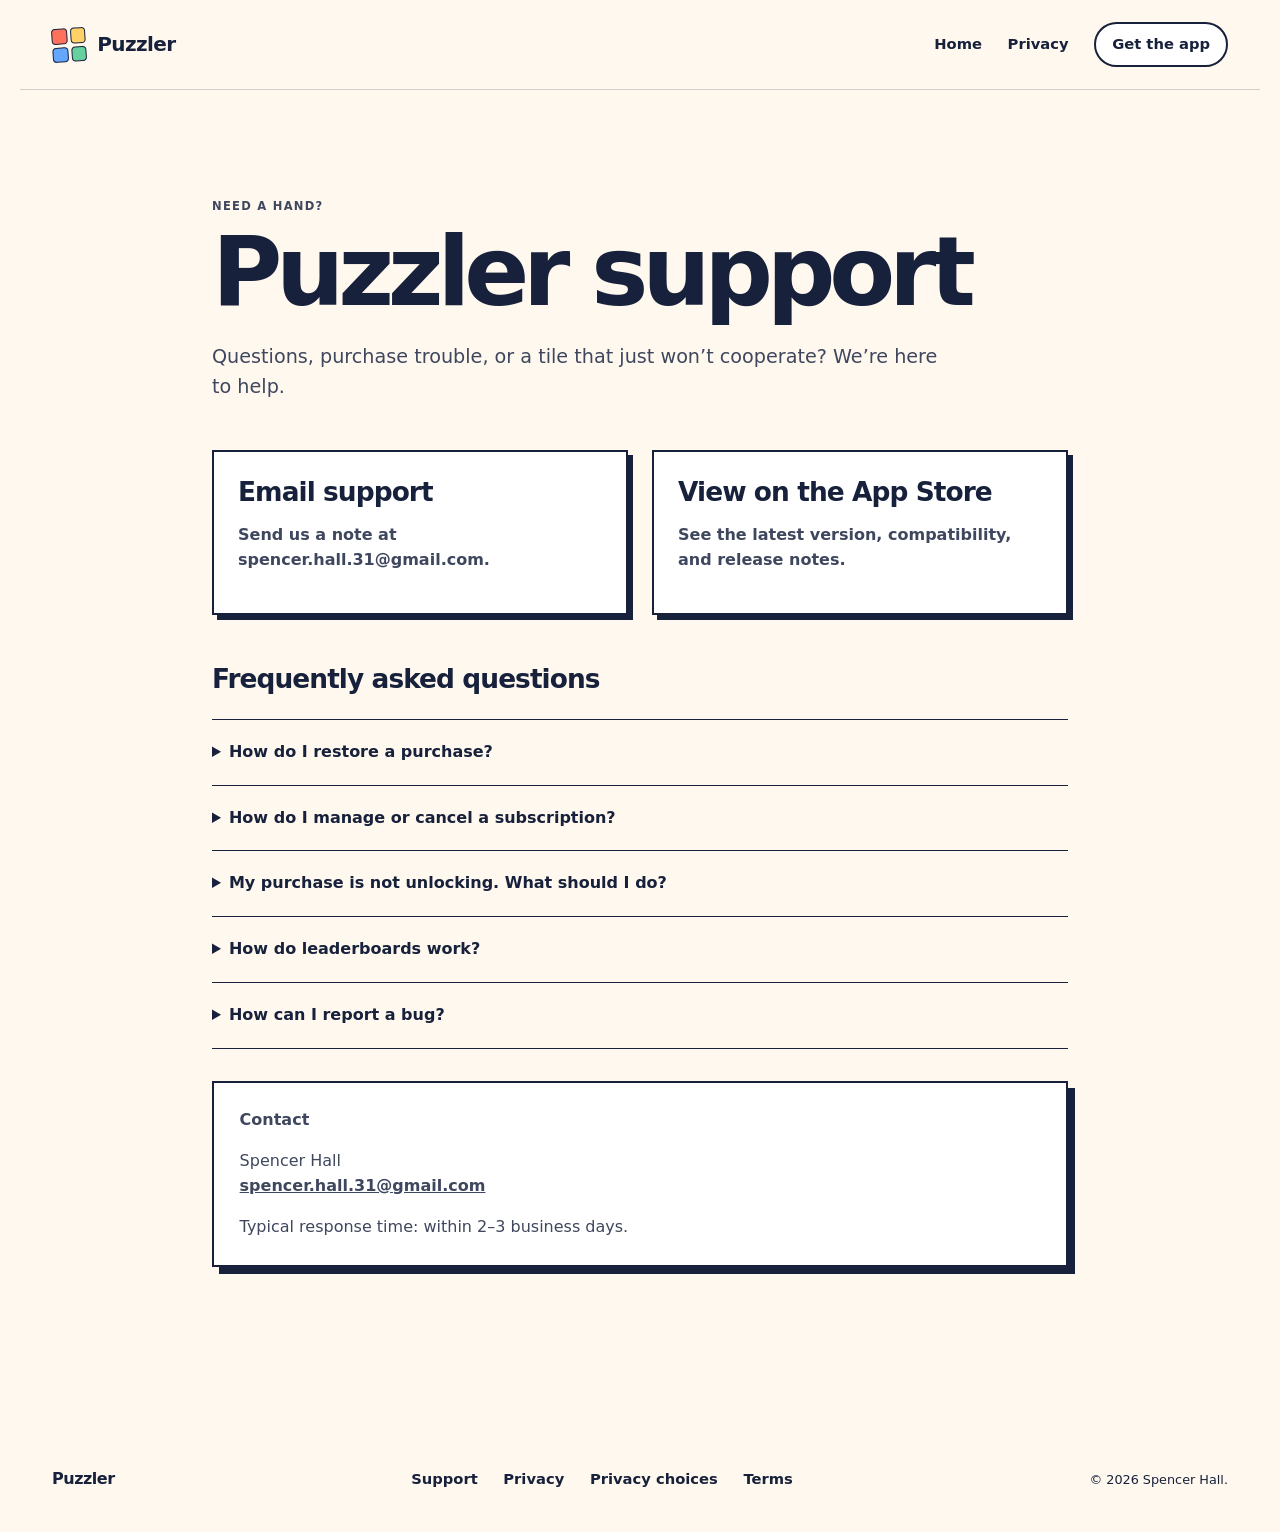
<file: support.html>
<!doctype html><html lang="en"><head><meta charset="utf-8"><meta name="viewport" content="width=device-width, initial-scale=1"><meta name="description" content="Support for Puzzler: Sort and Match Tiles."><title>Support — Puzzler</title><link rel="stylesheet" href="styles.css?v=20261027-2"></head><body>
<a class="skip-link" href="#main">Skip to content</a><header class="site-header"><a class="brand" href="index.html"><span class="brand-mark" aria-hidden="true"><i></i><i></i><i></i><i></i></span><span>Puzzler</span></a><nav><a href="index.html">Home</a><a href="privacy.html">Privacy</a><a class="nav-cta" href="https://apps.apple.com/us/app/puzzler-sort-and-match-tiles/id6749650992">Get the app</a></nav></header>
<main class="legal-main" id="main"><p class="eyebrow">Need a hand?</p><h1>Puzzler support</h1><p class="legal-intro">Questions, purchase trouble, or a tile that just won’t cooperate? We’re here to help.</p>
<div class="support-grid"><a class="support-card" href="mailto:spencer.hall.31@gmail.com?subject=Puzzler%20support"><h2>Email support</h2><p>Send us a note at spencer.hall.31@gmail.com.</p></a><a class="support-card" href="https://apps.apple.com/us/app/puzzler-sort-and-match-tiles/id6749650992"><h2>View on the App Store</h2><p>See the latest version, compatibility, and release notes.</p></a></div>
<section class="faq"><h2>Frequently asked questions</h2>
<details><summary>How do I restore a purchase?</summary><p>Open Puzzler’s settings or purchase screen and choose Restore Purchases. Make sure you’re signed in with the same Apple Account used for the original purchase.</p></details>
<details><summary>How do I manage or cancel a subscription?</summary><p>Open the Settings app, tap your name, then tap Subscriptions. Choose Puzzler to view or change your subscription. Apple manages all billing and cancellations.</p></details>
<details><summary>My purchase is not unlocking. What should I do?</summary><p>First try Restore Purchases and confirm you have an internet connection. If it still does not unlock, email us with your device model, iOS or iPadOS version, Puzzler version, and the name of the pack or subscription. Never send full payment details.</p></details>
<details><summary>How do leaderboards work?</summary><p>Puzzler uses Apple Game Center for leaderboards. Sign in to Game Center in device settings, then complete a timed puzzle to submit an eligible score.</p></details>
<details><summary>How can I report a bug?</summary><p>Email us with what happened, what you expected, and steps that reproduce the problem. Your device model, operating-system version, app version, and an optional screenshot are especially useful.</p></details>
</section>
<div class="info-card"><p><strong>Contact</strong></p><p>Spencer Hall<br><a href="mailto:spencer.hall.31@gmail.com?subject=Puzzler%20support">spencer.hall.31@gmail.com</a></p><p>Typical response time: within 2–3 business days.</p></div></main>
<footer><a class="brand footer-brand" href="index.html">Puzzler</a><div class="footer-links"><a href="support.html">Support</a><a href="privacy.html">Privacy</a><a href="privacy-choices.html">Privacy choices</a><a href="terms.html">Terms</a></div><p>© 2026 Spencer Hall.</p></footer></body></html>
</file>
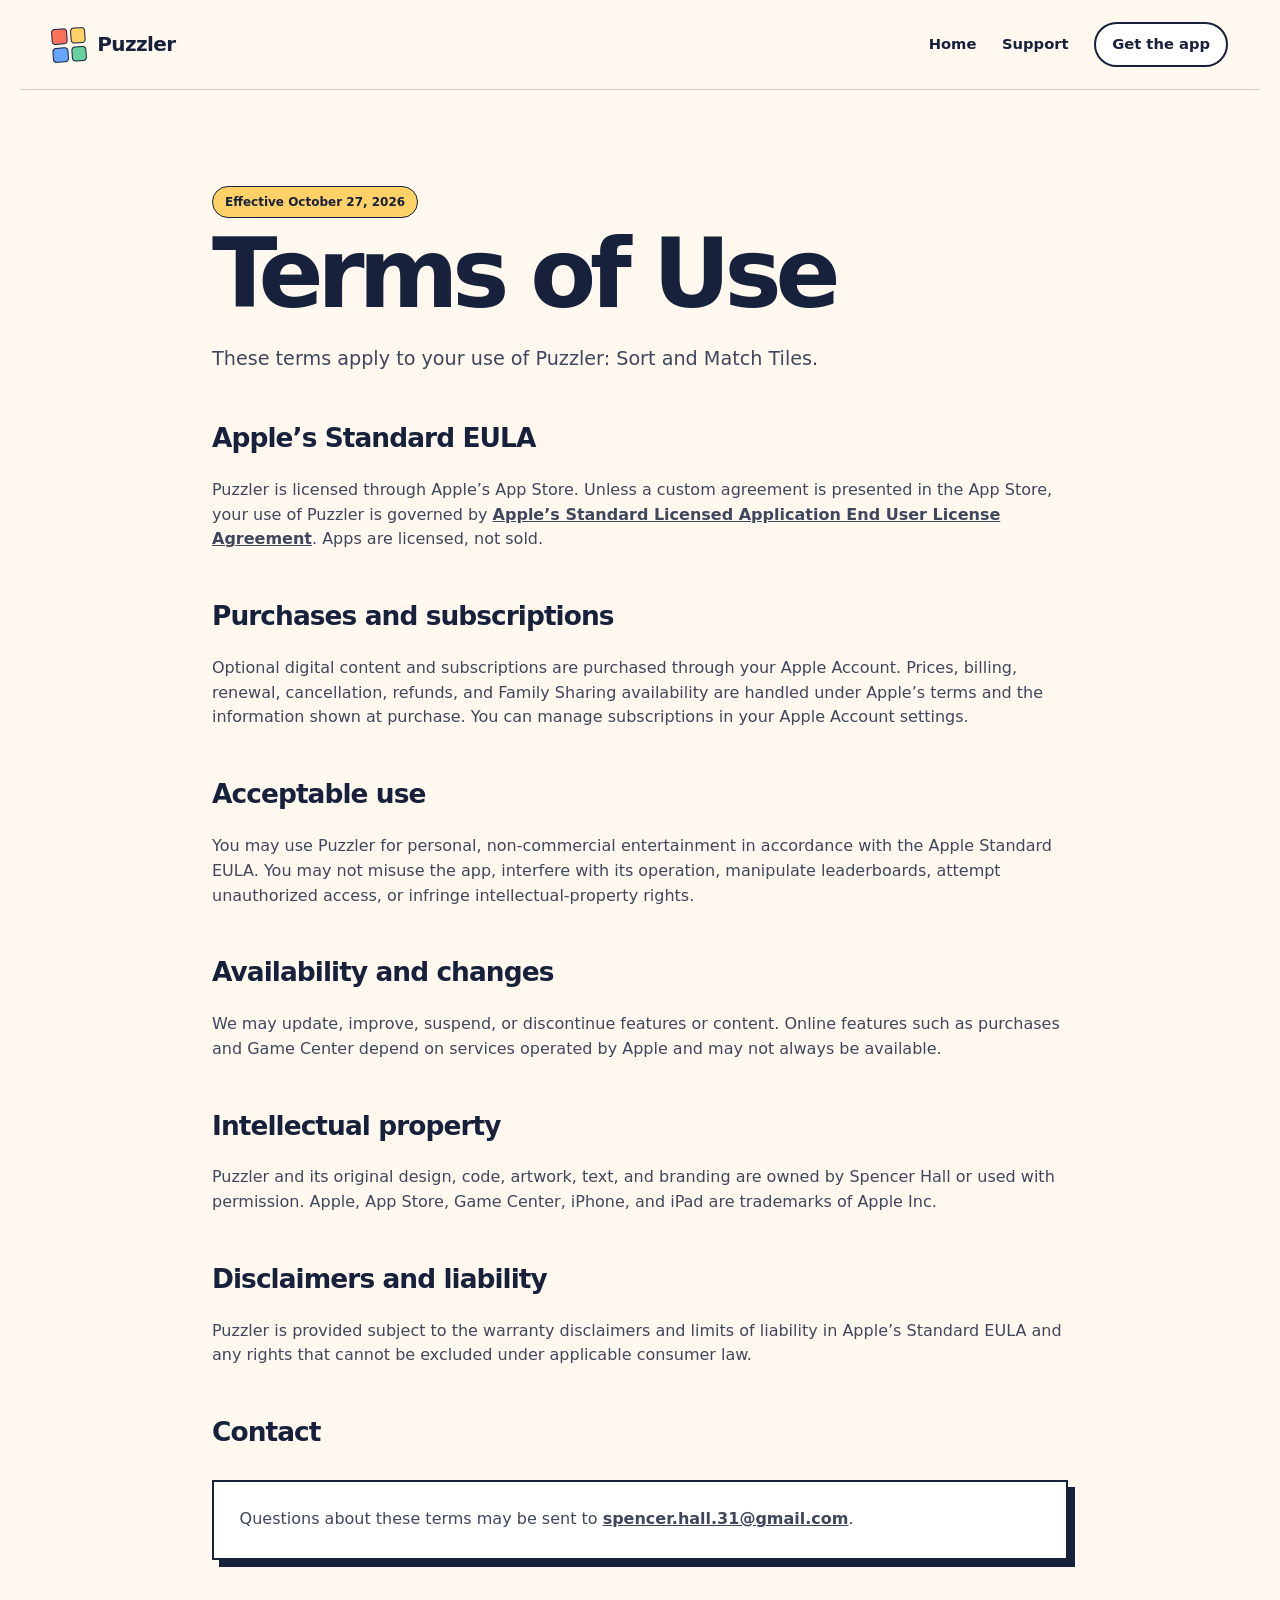
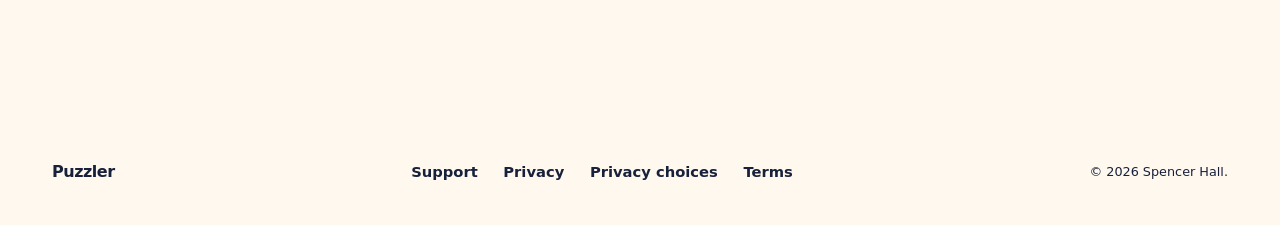
<file: terms.html>
<!doctype html><html lang="en"><head><meta charset="utf-8"><meta name="viewport" content="width=device-width, initial-scale=1"><meta name="description" content="Terms for Puzzler: Sort and Match Tiles."><title>Terms — Puzzler</title><link rel="stylesheet" href="styles.css?v=20261027-2"></head><body>
<a class="skip-link" href="#main">Skip to content</a><header class="site-header"><a class="brand" href="index.html"><span class="brand-mark" aria-hidden="true"><i></i><i></i><i></i><i></i></span><span>Puzzler</span></a><nav><a href="index.html">Home</a><a href="support.html">Support</a><a class="nav-cta" href="https://apps.apple.com/us/app/puzzler-sort-and-match-tiles/id6749650992">Get the app</a></nav></header>
<main class="legal-main" id="main"><span class="updated">Effective October 27, 2026</span><h1>Terms of Use</h1><p class="legal-intro">These terms apply to your use of Puzzler: Sort and Match Tiles.</p>
<h2>Apple’s Standard EULA</h2><p>Puzzler is licensed through Apple’s App Store. Unless a custom agreement is presented in the App Store, your use of Puzzler is governed by <a href="https://www.apple.com/legal/internet-services/itunes/dev/stdeula/">Apple’s Standard Licensed Application End User License Agreement</a>. Apps are licensed, not sold.</p>
<h2>Purchases and subscriptions</h2><p>Optional digital content and subscriptions are purchased through your Apple Account. Prices, billing, renewal, cancellation, refunds, and Family Sharing availability are handled under Apple’s terms and the information shown at purchase. You can manage subscriptions in your Apple Account settings.</p>
<h2>Acceptable use</h2><p>You may use Puzzler for personal, non-commercial entertainment in accordance with the Apple Standard EULA. You may not misuse the app, interfere with its operation, manipulate leaderboards, attempt unauthorized access, or infringe intellectual-property rights.</p>
<h2>Availability and changes</h2><p>We may update, improve, suspend, or discontinue features or content. Online features such as purchases and Game Center depend on services operated by Apple and may not always be available.</p>
<h2>Intellectual property</h2><p>Puzzler and its original design, code, artwork, text, and branding are owned by Spencer Hall or used with permission. Apple, App Store, Game Center, iPhone, and iPad are trademarks of Apple Inc.</p>
<h2>Disclaimers and liability</h2><p>Puzzler is provided subject to the warranty disclaimers and limits of liability in Apple’s Standard EULA and any rights that cannot be excluded under applicable consumer law.</p>
<h2>Contact</h2><div class="info-card"><p>Questions about these terms may be sent to <a href="mailto:spencer.hall.31@gmail.com?subject=Puzzler%20terms">spencer.hall.31@gmail.com</a>.</p></div>
</main><footer><a class="brand footer-brand" href="index.html">Puzzler</a><div class="footer-links"><a href="support.html">Support</a><a href="privacy.html">Privacy</a><a href="privacy-choices.html">Privacy choices</a><a href="terms.html">Terms</a></div><p>© 2026 Spencer Hall.</p></footer></body></html>
</file>
<file: styles.css>
:root {
    --ink: #17213b;
    --paper: #fff8ee;
    --coral: #ff715b;
    --yellow: #ffd166;
    --blue: #65a6ff;
    --green: #66d19e;
    --violet: #9c83f7;
    --border: 2px solid var(--ink);
    --shadow: 7px 7px 0 var(--ink);
}

* { box-sizing: border-box; }
html { scroll-behavior: smooth; }
body {
    margin: 0;
    color: var(--ink);
    background: var(--paper);
    font-family: ui-rounded, "SF Pro Rounded", "Avenir Next", system-ui, sans-serif;
    line-height: 1.55;
}
a { color: inherit; }
.skip-link { position: fixed; left: 1rem; top: -5rem; background: white; padding: .75rem 1rem; z-index: 99; border: var(--border); }
.skip-link:focus { top: 1rem; }

.site-header, footer {
    max-width: 1240px;
    margin: auto;
    padding: 1.4rem 2rem;
    display: flex;
    align-items: center;
    justify-content: space-between;
    gap: 2rem;
}
.site-header { border-bottom: 1px solid color-mix(in srgb, var(--ink) 20%, transparent); }
.brand { display: flex; align-items: center; gap: .7rem; font-weight: 900; font-size: 1.25rem; text-decoration: none; letter-spacing: -.03em; }
.brand-mark { width: 34px; height: 34px; display: grid; grid-template-columns: 1fr 1fr; gap: 3px; transform: rotate(-4deg); }
.brand-mark i { border: 1.5px solid var(--ink); border-radius: 4px; }
.brand-mark i:nth-child(1) { background: var(--coral); }
.brand-mark i:nth-child(2) { background: var(--yellow); }
.brand-mark i:nth-child(3) { background: var(--blue); }
.brand-mark i:nth-child(4) { background: var(--green); }
nav, .footer-links { display: flex; gap: 1.6rem; align-items: center; }
nav a, .footer-links a { text-decoration: none; font-weight: 700; font-size: .92rem; }
nav a:hover, .footer-links a:hover, .text-link:hover { text-decoration: underline; text-underline-offset: 5px; }
.nav-cta { border: var(--border); border-radius: 100px; padding: .55rem 1rem; background: white; }

.hero { max-width: 1240px; margin: auto; min-height: 680px; padding: 6.5rem 2rem 5rem; display: grid; grid-template-columns: 1fr 1fr; gap: 7vw; align-items: center; }
.eyebrow { font-weight: 900; letter-spacing: .11em; text-transform: uppercase; font-size: .72rem; }
h1, h2 { font-weight: 900; line-height: .95; letter-spacing: -.065em; margin: .7rem 0 1.5rem; }
h1 { font-size: clamp(4rem, 8vw, 7.4rem); }
h1 em { color: var(--coral); font-style: normal; position: relative; }
h1 em::after { content: ""; position: absolute; height: 8px; border-radius: 50%; background: var(--yellow); left: 3%; right: 0; bottom: -8px; transform: rotate(-2deg); }
.hero-text { max-width: 520px; font-size: clamp(1.05rem, 1.8vw, 1.3rem); }
.hero-actions { display: flex; align-items: center; gap: 1.5rem; margin-top: 2.2rem; flex-wrap: wrap; }
.button { display: inline-flex; align-items: center; justify-content: center; gap: .65rem; border: var(--border); border-radius: 14px; padding: .85rem 1.2rem; font-weight: 900; text-decoration: none; transition: transform .2s, box-shadow .2s; }
.button:hover { transform: translate(-2px, -2px); box-shadow: 5px 5px 0 var(--ink); }
.button-primary { background: var(--ink); color: white; box-shadow: 5px 5px 0 var(--coral); }
.button-primary:hover { box-shadow: 7px 7px 0 var(--coral); }
.button small { display: block; font-size: .62rem; font-weight: 600; line-height: 1; }
.button .apple { font-size: 1.25rem; }
.text-link { font-weight: 850; text-decoration: none; }

.puzzle-stage { position: relative; padding: 3rem; background: #dff6ff; border: var(--border); border-radius: 45% 55% 49% 51% / 52% 46% 54% 48%; transform: rotate(2deg); }
.tile-grid { display: grid; grid-template-columns: repeat(3, 1fr); gap: .75rem; transform: rotate(-2deg); }
.tile { aspect-ratio: 1; border: var(--border); border-radius: 18px; box-shadow: 5px 5px 0 var(--ink); display: grid; place-items: center; font-size: clamp(1.8rem, 4vw, 3.4rem); font-weight: 900; transform: rotate(calc((var(--i) - 4) * .8deg)); transition: transform .25s; }
.tile:hover { transform: translateY(-7px) rotate(0); }
.tile-coral { background: var(--coral); }.tile-cream { background: white; }.tile-blue { background: var(--blue); }.tile-yellow { background: var(--yellow); }.tile-green { background: var(--green); }.tile-pink { background: #ff9dcc; }.tile-violet { background: var(--violet); }.tile-orange { background: #ff9f43; }.tile-mint { background: #bff4df; }
.stage-note { position: absolute; z-index: 2; padding: .5rem .9rem; border: var(--border); border-radius: 100px; background: white; font-weight: 900; font-size: .75rem; box-shadow: 3px 3px 0 var(--ink); }
.note-top { top: -12px; right: 5%; transform: rotate(6deg); }.note-bottom { bottom: -10px; left: 0; transform: rotate(-5deg); }

.ticker { overflow: hidden; background: var(--yellow); border-block: var(--border); padding: .8rem 0; font-weight: 900; letter-spacing: .12em; white-space: nowrap; }
.ticker div { width: max-content; animation: drift 22s linear infinite; }
.ticker b { color: var(--coral); padding: 0 1.2rem; }
@keyframes drift { to { transform: translateX(-35%); } }

.story-feature { max-width: 1240px; margin: auto; padding: 8rem 2rem 7rem; }
.story-heading, .pack-shelf-heading { display: grid; grid-template-columns: 1.35fr .65fr; gap: 5rem; align-items: end; margin-bottom: 4rem; }
.story-heading h2, .pack-shelf-heading h2 { font-size: clamp(3rem, 6.5vw, 6rem); }
.story-heading > p, .pack-shelf-heading > p { font-size: 1.1rem; color: #48506a; padding-bottom: 1.5rem; }
.story-demo { display: grid; grid-template-columns: 1fr auto 1fr auto 1fr; gap: 1.1rem; align-items: center; }
.chapter { min-width: 0; background: white; border: var(--border); border-radius: 22px; box-shadow: 6px 6px 0 var(--ink); padding: 1rem; transform: rotate(-2deg); }
.chapter-two { transform: rotate(2deg) translateY(1.4rem); }
.chapter-three { transform: rotate(-1deg); }
.chapter-count { display: block; font-size: .7rem; font-weight: 900; letter-spacing: .1em; text-transform: uppercase; margin: .2rem 0 .8rem; }
.chapter-art { aspect-ratio: 4 / 3; border: var(--border); border-radius: 14px; background: #e5ddff; display: grid; grid-template-columns: 1fr 1fr; gap: .35rem; padding: .65rem; }
.chapter-art i { font-style: normal; background: white; border: 1.5px solid var(--ink); border-radius: 9px; display: grid; place-items: center; font-size: clamp(1.4rem, 3vw, 2.4rem); }
.cafeteria-art { background: var(--yellow); }.jello-art { background: #ffb8d7; }
.chapter-copy { padding: .9rem .25rem .2rem; display: grid; gap: .2rem; }.chapter-copy strong { font-size: 1.05rem; }.chapter-copy span { font-size: .82rem; color: #626a7f; }
.story-arrow { font-size: 2.2rem; font-weight: 900; color: var(--coral); }
.locked-chapter { background: #f1edff; }.locked-chapter .chapter-art { display: grid; place-items: center; grid-template-columns: 1fr; background: repeating-linear-gradient(45deg, #e5ddff, #e5ddff 12px, #f7f4ff 12px, #f7f4ff 24px); }
.lock { width: 76px; height: 76px; display: grid; place-items: center; border-radius: 50%; border: var(--border); background: var(--yellow); font-size: 2.2rem; font-weight: 900; }
.demo-caption { text-align: center; margin-top: 3.2rem; color: #565e74; }

.pack-shelf { background: var(--ink); color: white; padding: 8rem max(2rem, calc((100vw - 1240px) / 2)); border-block: var(--border); }
.pack-shelf-heading > p { color: #cbd2e7; }
.pack-grid { display: grid; grid-template-columns: repeat(4, 1fr); gap: 1.5rem; }
.pack-card { min-width: 0; }.pack-card:nth-child(even) { margin-top: 2rem; }
.pack-cover { aspect-ratio: 4 / 5; border: 2px solid white; border-radius: 18px; padding: 1.3rem; display: flex; flex-direction: column; justify-content: flex-end; box-shadow: 6px 6px 0 white; color: var(--ink); position: relative; overflow: hidden; }
.pack-cover::after { content: ""; position: absolute; width: 160px; height: 160px; border: 2px solid currentColor; border-radius: 45% 55% 60% 40%; right: -50px; top: -40px; transform: rotate(20deg); opacity: .35; }
.pack-cover small { text-transform: uppercase; font-weight: 900; letter-spacing: .1em; margin-bottom: .55rem; }.pack-cover strong { font-size: clamp(1.6rem, 2.8vw, 2.5rem); line-height: .9; letter-spacing: -.06em; }
.cover-symbol { position: absolute; left: 1.3rem; top: 1rem; font-size: 4rem; line-height: 1; }
.pack-midnight .pack-cover { background: #78a7ff; }.pack-potluck .pack-cover { background: var(--yellow); }.pack-relics .pack-cover { background: var(--violet); }.pack-office .pack-cover { background: var(--green); }
.pack-card h3 { margin: 1.3rem 0 .2rem; font-size: 1.05rem; }.pack-card p { color: #cbd2e7; margin: 0; font-size: .86rem; }
.pack-cta { display: flex; align-items: center; gap: 1.5rem; margin-top: 4rem; flex-wrap: wrap; }.pack-cta .button-primary { background: var(--coral); color: var(--ink); box-shadow: 5px 5px 0 white; }.pack-cta span { color: #cbd2e7; font-size: .82rem; }

.how { max-width: 1240px; margin: auto; padding: 8rem 2rem; }
.section-heading { display: flex; align-items: flex-end; justify-content: space-between; gap: 2rem; margin-bottom: 4rem; }
.section-heading h2, .variety h2, .final-cta h2 { font-size: clamp(3rem, 6.5vw, 6rem); }
.steps { display: grid; grid-template-columns: repeat(3, 1fr); border: var(--border); box-shadow: var(--shadow); background: white; }
.step { padding: 2.4rem; min-height: 350px; position: relative; }
.step + .step { border-left: var(--border); }
.step-number { font-weight: 900; font-size: .8rem; }
.step-icon { width: 95px; height: 95px; margin: 2.3rem 0; border: var(--border); display: grid; place-items: center; font-size: 3rem; border-radius: 28px; transform: rotate(-5deg); }
.icon-eye { background: var(--blue); }.icon-hand { background: var(--yellow); transform: rotate(4deg); }.icon-spark { background: var(--coral); }
.step h3 { font-size: 1.4rem; margin: .5rem 0; }.step p { margin: 0; color: #48506a; }

.variety { background: #e5ddff; padding: 7rem 2rem; border-block: var(--border); }
.variety-card { max-width: 1120px; margin: auto; display: grid; grid-template-columns: 1fr 1fr; gap: 6rem; align-items: center; }
.variety-card > div:first-child > p:last-child { max-width: 550px; font-size: 1.1rem; }
.mini-puzzles { display: grid; grid-template-columns: 1fr 1fr; gap: 1.3rem; transform: rotate(3deg); }
.mini { background: white; border: var(--border); border-radius: 24px; box-shadow: var(--shadow); padding: 1rem; display: grid; grid-template-columns: 1fr 1fr; gap: .65rem; }
.mini i { aspect-ratio: 1; border: 1.5px solid var(--ink); border-radius: 10px; display: grid; place-items: center; font-style: normal; font-size: 1.5rem; font-weight: 900; }
.mini-colors i:nth-child(1){background:var(--coral)}.mini-colors i:nth-child(2){background:var(--yellow)}.mini-colors i:nth-child(3){background:var(--blue)}.mini-colors i:nth-child(4){background:var(--green)}
.mini-letters { transform: translateY(45%); }.mini-letters i { background: #ffd8e9; }.mini-shapes { grid-column: 1 / -1; margin-inline: 18%; }.mini-shapes i { background: #dff6ff; }

.final-cta { position: relative; text-align: center; padding: 9rem 2rem; background: var(--coral); overflow: hidden; }
.final-cta h2 { margin-bottom: 2.5rem; }.button-light { background: white; }.fine-print { font-size: .78rem; font-weight: 700; margin-top: 1.5rem; }
.burst { position: absolute; font-size: 8rem; color: var(--yellow); }.burst-one { left: 8%; top: 25%; transform: rotate(-15deg); }.burst-two { right: 8%; bottom: 20%; color: #dff6ff; }
footer { padding-block: 2.5rem; font-size: .8rem; }.footer-brand { font-size: 1rem; } footer p { margin: 0; }

.legal-main { max-width: 920px; margin: 0 auto; padding: 6rem 2rem 8rem; }
.legal-main h1 { font-size: clamp(3.2rem, 8vw, 6rem); }
.legal-main h2 { font-size: 1.65rem; margin-top: 3rem; letter-spacing: -.035em; line-height: 1.2; }
.legal-main h3 { margin-top: 2rem; }.legal-main p, .legal-main li { color: #3f475e; }
.legal-main a { font-weight: 750; }.legal-intro { font-size: 1.2rem; max-width: 740px; }
.updated { display: inline-block; padding: .35rem .75rem; background: var(--yellow); border: 1.5px solid var(--ink); border-radius: 999px; font-weight: 850; font-size: .75rem; }
.info-card { border: var(--border); background: white; box-shadow: var(--shadow); padding: 1.6rem; margin: 2rem 0; }
.info-card p:first-child { margin-top: 0; }.info-card p:last-child { margin-bottom: 0; }
.support-grid { display: grid; grid-template-columns: 1fr 1fr; gap: 1.5rem; margin-top: 3rem; }
.support-card { border: var(--border); background: white; box-shadow: 5px 5px 0 var(--ink); padding: 1.5rem; text-decoration: none; }
.support-card:hover { background: var(--yellow); }.support-card h2 { margin: 0 0 .5rem; }
.faq details { border-top: 1.5px solid var(--ink); padding: 1.25rem 0; }.faq details:last-child { border-bottom: 1.5px solid var(--ink); }.faq summary { cursor: pointer; font-weight: 900; }

.reveal { opacity: 1; transform: translateY(0); }
.reveal.reveal-pending { opacity: 0; transform: translateY(18px); transition: opacity .65s ease, transform .65s ease; }
.reveal.reveal-pending.visible { opacity: 1; transform: translateY(0); }
@media (prefers-reduced-motion: reduce) { html { scroll-behavior: auto; } *, *::before, *::after { animation: none !important; transition: none !important; } .reveal, .reveal.reveal-pending { opacity: 1; transform: none; } }
@media (max-width: 800px) {
    nav a:not(.nav-cta) { display: none; }
    .hero, .variety-card, .story-heading, .pack-shelf-heading { grid-template-columns: 1fr; }
    .hero { padding-top: 4rem; gap: 4rem; }
    .puzzle-stage { padding: 2rem; }
    .steps { grid-template-columns: 1fr; }.step + .step { border-left: 0; border-top: var(--border); }.step { min-height: auto; }
    .section-heading { display: block; }.mini-puzzles { max-width: 500px; }.support-grid { grid-template-columns: 1fr; }
    .story-heading, .pack-shelf-heading { gap: 0; }.story-demo { grid-template-columns: 1fr; gap: 1.5rem; }.story-arrow { transform: rotate(90deg); justify-self: center; }.chapter, .chapter-two, .chapter-three { transform: none; }.pack-grid { grid-template-columns: 1fr 1fr; }.pack-card:nth-child(even) { margin-top: 0; }
    footer { flex-direction: column; text-align: center; }.footer-links { flex-wrap: wrap; justify-content: center; }
}
@media (max-width: 480px) { .site-header, .hero, .how, .legal-main, .story-feature { padding-inline: 1.2rem; } h1 { font-size: 3.5rem; }.puzzle-stage { padding: 1.4rem; }.tile-grid { gap: .45rem; }.tile { border-radius: 12px; box-shadow: 3px 3px 0 var(--ink); }.burst { display: none; }.pack-shelf { padding-inline: 1.2rem; }.pack-grid { grid-template-columns: 1fr; }.pack-cover { aspect-ratio: 5 / 4; } }
</file>
